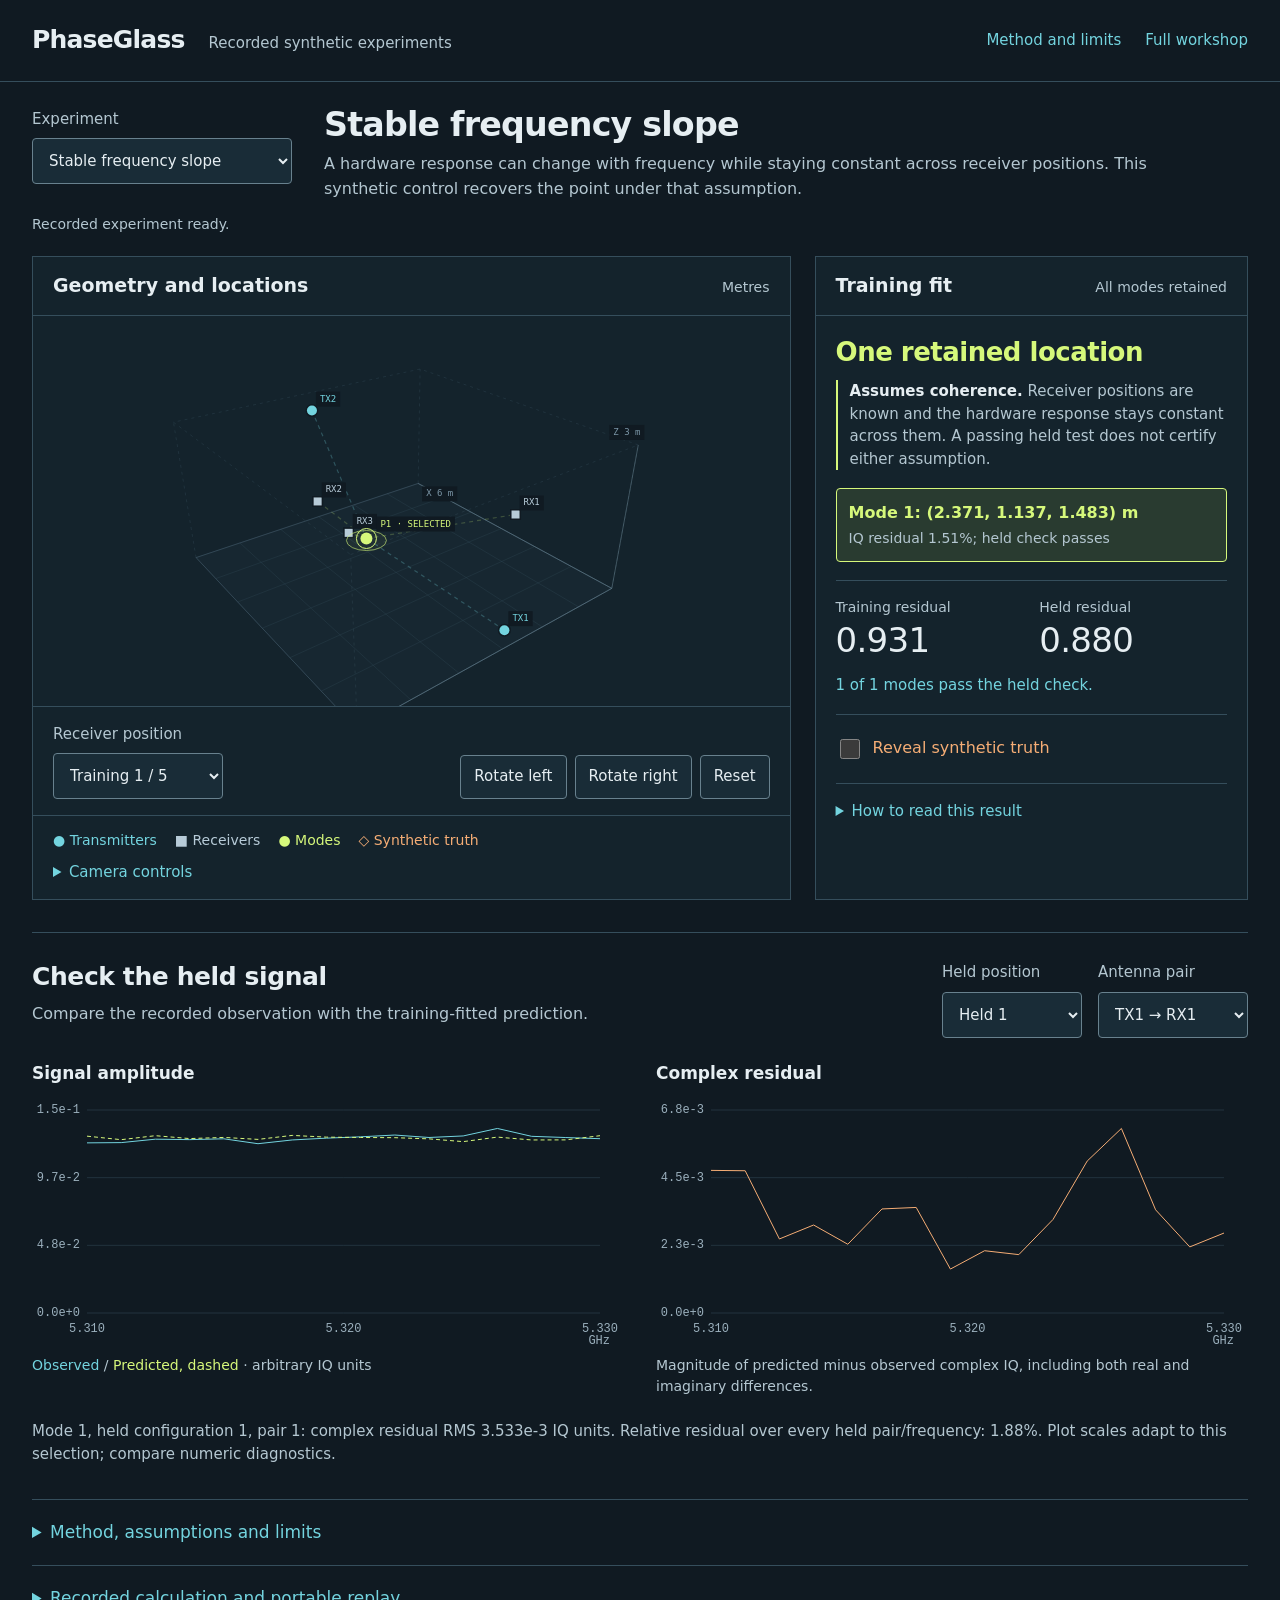
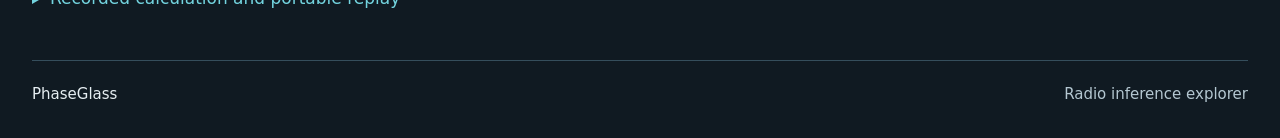
<file: docs/demo/index.html>
<!doctype html>
<html lang="en">
<head>
  <meta charset="utf-8">
  <meta name="viewport" content="width=device-width,initial-scale=1">
  <meta name="description" content="Explore three recorded synthetic radio experiments. Inspect compatible locations, held-position predictions and the assumptions behind them.">
  <title>PhaseGlass · Recorded radio experiments</title>
  <link rel="stylesheet" href="style.css">
</head>
<body>
  <a class="skip" href="#case-select">Skip to experiments</a>
  <header class="app-header">
    <div class="identity"><a class="brand" href="https://github.com/nazeeh111/Caustryn">PhaseGlass</a><span>Recorded synthetic experiments</span></div>
    <nav aria-label="Project"><a href="#method">Method and limits</a><a href="https://github.com/nazeeh111/Caustryn/tree/v0.2.0">Full workshop</a></nav>
  </header>
  <main>
    <section class="case-bar" aria-label="Choose an experiment">
      <label class="case-choice" for="case-select">Experiment<select id="case-select" disabled><option>Loading experiments…</option></select></label>
      <div class="case-context"><h1 id="case-title">Explore the possible locations</h1><p id="case-description">Inspect a saved receiver sweep, its compatible locations and its held-position prediction.</p></div>
    </section>
    <p id="load-status" class="status" role="status" aria-live="polite">Loading saved experiment…</p>

    <section class="workspace" aria-label="Recorded calculation explorer">
      <section class="scene-panel" aria-labelledby="geometry-heading">
        <div class="panel-top"><h2 id="geometry-heading">Geometry and locations</h2><span>Metres</span></div>
        <canvas id="scene" tabindex="0" role="img" aria-label="Interactive three-dimensional antenna and candidate geometry"></canvas>
        <div class="scene-tools"><label for="pose-select">Receiver position<select id="pose-select" disabled></select></label><div class="camera"><button id="turn-left" aria-label="Rotate camera left">Rotate left</button><button id="turn-right" aria-label="Rotate camera right">Rotate right</button><button id="reset-camera">Reset</button></div></div>
        <div class="scene-key"><div class="legend" aria-label="Geometry key"><span class="tx">● Transmitters</span><span class="rx">■ Receivers</span><span class="mode">● Modes</span><span class="truth">◇ Synthetic truth</span></div><details class="camera-help"><summary>Camera controls</summary><p>Drag or use arrow keys to orbit. Use + / − to zoom, or Home to reset. Selecting a receiver position changes the view, not the fit.</p></details></div>
      </section>

      <aside class="evidence-panel" aria-labelledby="result-heading">
        <div class="panel-top"><h2 id="result-heading">Training fit</h2><span>All modes retained</span></div>
        <div class="evidence-body">
          <p id="fit-summary" class="fit-summary"></p>
          <p class="assumption"><strong>Assumes coherence.</strong> Receiver positions are known and the hardware response stays constant across them. A passing held test does not certify either assumption.</p>
          <div id="mode-buttons" class="modes" aria-label="Retained candidate modes"></div>
          <div class="metric-grid"><div><span>Training residual</span><strong id="train-metric">—</strong></div><div><span>Held residual</span><strong id="held-metric">—</strong></div></div>
          <p id="held-summary" class="held-summary"></p>
          <div class="truth-box"><label><input type="checkbox" id="reveal-truth" disabled> Reveal synthetic truth</label><div id="truth-evaluation" aria-live="polite" hidden></div></div>
          <details class="fit-details"><summary>How to read this result</summary><p id="fit-policy"></p><p>Reduced residuals are recorded model diagnostics, not confidence probabilities. Every retained mode remains available.</p><p>Held IQ was not used to refit location or gain, or to choose a mode. The selected mode changes the displayed evidence only.</p></details>
        </div>
      </aside>
    </section>

    <section class="signal-panel" aria-labelledby="signal-heading">
      <div class="signal-heading"><div><h2 id="signal-heading">Check the held signal</h2><p>Compare the recorded observation with the training-fitted prediction.</p></div><div class="signal-controls"><label for="held-select">Held position<select id="held-select" disabled></select></label><label for="pair-select">Antenna pair<select id="pair-select" disabled></select></label></div></div>
      <div class="plots"><div><h3>Signal amplitude</h3><canvas id="amplitude" role="img" aria-label="Recorded observed and predicted signal amplitude"></canvas><p><span class="tx">Observed</span> / <span class="mode">Predicted, dashed</span> · arbitrary IQ units</p></div><div><h3>Complex residual</h3><canvas id="residual" role="img" aria-label="Recorded prediction error magnitude across frequencies"></canvas><p>Magnitude of predicted minus observed complex IQ, including both real and imaginary differences.</p></div></div>
      <p id="signal-summary" class="signal-summary"></p>
    </section>

    <section class="records" aria-label="Method and provenance">
      <details id="method"><summary>Method, assumptions and limits</summary><div class="method-content"><h2>What is recorded</h2><p>These are saved calls to the actual Python <code>evaluate_sweep(training, validation)</code>, using original simulated single-point scattering and exact antenna geometry. The optional generator truth is separate context and was never supplied to inference.</p><h2>What a passing result means</h2><p>Stable hardware response and known receiver positions are trusted inputs. Passing a held-position test does not establish those assumptions. The search is finite: neither exhaustive solution coverage nor global uniqueness is established.</p><h2>What this viewer can do</h2><p>Camera, receiver position, retained mode and signal selection change the view of frozen data. This page does not fit new inputs. Use the full local workshop for editing and recomputation.</p><h2>What remains untested</h2><p>No hardware sensing, device precision or room reconstruction is established by these simulations. Small distances from synthetic truth are not measured device accuracy.</p><p>Original MIT application and visualization. No external code, accounts, telemetry or browser inference API. <a href="https://github.com/nazeeh111/Caustryn/releases/tag/v0.2.0">Release 0.2.0 and source</a>.</p></div></details>
      <details><summary>Recorded calculation and portable replay</summary><p>Inspect the exact saved output and input identity, or download the portable replay to recompute with its source and locked dependencies.</p><div class="record-actions"><a id="raw-download">Open recorded JSON</a><a id="replay-download" class="download" aria-disabled="true">Download portable replay</a></div><div id="identities"></div><pre id="record"></pre></details>
    </section>
    <footer>PhaseGlass <span>Radio inference explorer</span></footer>
  </main>
  <script type="module" src="app.js"></script>
</body>
</html>
</file>
<file: docs/demo/style.css>
/* PhaseGlass recorded instrument redesign; real geometry and diagnostics lead. */
/* Critique: consolidate repeated labels; keep assumptions next to the result. */
:root {
  color-scheme: dark;
  --bg: #101a22;
  --panel: #14232c;
  --control: #192c37;
  --selected: #293b30;
  --line: #354e5c;
  --line-strong: #68818e;
  --text: #e6eef2;
  --secondary: #b4c7d1;
  --cyan: #73d4df;
  --lime: #d6f87b;
  --orange: #f5ad75;
  --receiver: #b7cbd8;
  --code: #0d161e;
  --body: system-ui, -apple-system, BlinkMacSystemFont, "Segoe UI", sans-serif;
  --mono: ui-monospace, SFMono-Regular, Consolas, monospace;
}
* { box-sizing: border-box; }
html, body { overflow-x: clip; }
body { margin: 0; background: var(--bg); color: var(--text); font: 16px/1.55 var(--body); }
button, select, input { font: inherit; }
button, select, a, summary { -webkit-tap-highlight-color: transparent; }
a { color: var(--cyan); text-underline-offset: 4px; }
a:hover { color: var(--text); }
:focus-visible { outline: 3px solid var(--cyan); outline-offset: 4px; }
.skip { position: fixed; top: -100px; left: 16px; z-index: 10; padding: 12px 18px; background: var(--lime); color: var(--bg); font-weight: 650; }
.skip:focus { top: 12px; }
.app-header, main { width: 100%; max-width: 1440px; margin-inline: auto; }
.app-header { min-height: 82px; padding: 20px 32px; display: flex; align-items: center; justify-content: space-between; gap: 24px; border-bottom: 1px solid var(--line); }
.identity { display: flex; align-items: baseline; gap: 24px; min-width: 0; }
.brand { color: var(--text); font-size: 25px; line-height: 1.2; font-weight: 750; letter-spacing: -.8px; text-decoration: none; }
.identity span { color: var(--secondary); font-size: 15px; }
nav { display: flex; align-items: center; flex-wrap: wrap; gap: 24px; }
nav a { font-size: 15px; text-decoration: none; }
main { padding: 24px 32px 32px; }
h1, h2, h3 { min-width: 0; overflow-wrap: break-word; }
h1 { margin: 0 0 8px; font-size: clamp(25px, 2.6vw, 34px); font-weight: 650; letter-spacing: -.8px; line-height: 1.15; }
h2 { font-size: 19px; line-height: 1.3; font-weight: 630; margin: 0; }
h3 { font-size: 17px; line-height: 1.35; font-weight: 550; margin: 0 0 10px; }
p { margin: 0 0 16px; }
.case-bar { display: grid; grid-template-columns: minmax(220px, 260px) minmax(0, 1fr); align-items: center; gap: 32px; }
label { display: block; font-size: 15px; color: var(--secondary); }
select { display: block; width: 100%; max-width: 100%; min-height: 46px; padding: 10px 34px 10px 12px; margin-top: 7px; border: 1px solid var(--line-strong); border-radius: 4px; background: var(--control); color: var(--text); cursor: pointer; }
select:hover:not(:disabled) { border-color: var(--cyan); }
.case-choice { align-self: start; padding-top: 2px; }
.case-context p { margin: 0; max-width: 900px; font-size: 16px; color: var(--secondary); }
.status { min-height: 22px; margin: 12px 0 20px; font-size: 14px; color: var(--secondary); }
.workspace { display: grid; grid-template-columns: minmax(0, 1.75fr) minmax(340px, 1fr); align-items: stretch; gap: 24px; }
.scene-panel, .evidence-panel { min-width: 0; border: 1px solid var(--line); background: var(--panel); }
.scene-panel { display: flex; flex-direction: column; }
.panel-top { min-height: 58px; padding: 16px 20px; border-bottom: 1px solid var(--line); display: flex; align-items: baseline; justify-content: space-between; gap: 16px; }
.panel-top span { color: var(--secondary); font-size: 14px; }
#scene { display: block; width: 100%; height: 390px; flex: 1 0 390px; min-height: 0; touch-action: none; }
.scene-tools { display: flex; align-items: flex-end; justify-content: space-between; gap: 16px; padding: 16px 20px; border-top: 1px solid var(--line); }
.scene-tools label { min-width: 170px; }
.camera { display: flex; flex-wrap: wrap; gap: 8px; }
button { min-height: 44px; padding: 9px 13px; border: 1px solid var(--line-strong); border-radius: 4px; background: var(--control); color: var(--text); font-size: 15px; cursor: pointer; }
button:hover:not(:disabled) { border-color: var(--cyan); }
button:active:not(:disabled) { background: var(--bg); }
.scene-key { border-top: 1px solid var(--line); padding: 14px 20px; }
.legend { display: flex; flex-wrap: wrap; gap: 10px 18px; font-size: 14px; }
.tx { color: var(--cyan); }
.rx { color: var(--receiver); }
.mode { color: var(--lime); }
.truth { color: var(--orange); }
.camera-help { margin-top: 10px; }
.camera-help p { margin: 12px 0 0; color: var(--secondary); font-size: 15px; }
.evidence-body { padding: 20px; }
.fit-summary { color: var(--lime); font-size: 26px; line-height: 1.25; letter-spacing: -.5px; font-weight: 550; margin: 0 0 12px; }
.assumption { margin: 0 0 18px; padding-left: 12px; border-left: 2px solid var(--lime); color: var(--secondary); font-size: 15px; line-height: 1.5; }
.assumption strong { color: var(--text); font-weight: 550; }
.modes { display: grid; gap: 10px; margin: 0 0 18px; }
.modes button { width: 100%; text-align: left; padding: 12px; white-space: normal; line-height: 1.45; }
.modes button[aria-pressed="true"] { background: var(--selected); border-color: var(--lime); }
.modes strong { display: block; color: var(--lime); font-size: 16px; font-weight: 600; overflow-wrap: anywhere; }
.modes small { display: block; color: var(--secondary); font-size: 14px; margin-top: 4px; }
.metric-grid { display: grid; grid-template-columns: minmax(0, 1fr) minmax(0, 1fr); gap: 16px; padding: 16px 0 12px; border-top: 1px solid var(--line); }
.metric-grid span { display: block; color: var(--secondary); font-size: 14px; }
.metric-grid strong { display: block; font-size: 34px; font-weight: 500; line-height: 1.3; letter-spacing: -.7px; font-variant-numeric: tabular-nums; }
.held-summary { color: var(--cyan); font-size: 15px; margin: 0 0 16px; }
.truth-box { border-top: 1px solid var(--line); border-bottom: 1px solid var(--line); padding: 12px 0; }
.truth-box label { display: flex; align-items: center; gap: 10px; min-height: 44px; color: var(--orange); font-size: 16px; cursor: pointer; }
.truth-box input { width: 20px; height: 20px; flex: 0 0 auto; accent-color: var(--orange); }
#truth-evaluation { color: var(--orange); margin: 12px 0 8px; font-size: 16px; }
#truth-evaluation strong { display: block; font-size: 26px; line-height: 1.3; font-weight: 550; margin-bottom: 12px; font-variant-numeric: tabular-nums; }
#truth-evaluation p { color: var(--text); margin: 0; }
.fit-details { padding-top: 16px; }
summary { color: var(--cyan); cursor: pointer; font-size: 15px; line-height: 1.5; min-height: 24px; }
summary:hover { color: var(--text); }
.fit-details p { margin: 14px 0 0; color: var(--secondary); font-size: 15px; }
.signal-panel { margin-top: 32px; border-top: 1px solid var(--line); padding-top: 28px; }
.signal-heading { display: flex; justify-content: space-between; align-items: flex-start; gap: 24px; margin-bottom: 24px; }
.signal-heading h2 { font-size: 25px; letter-spacing: -.4px; margin: 0 0 8px; }
.signal-heading p { color: var(--secondary); margin: 0; max-width: 660px; }
.signal-controls { display: flex; gap: 16px; flex-shrink: 0; }
.signal-controls label { min-width: 140px; }
.plots { display: grid; grid-template-columns: minmax(0, 1fr) minmax(0, 1fr); gap: 32px; }
.plots > div { min-width: 0; }
.plots canvas { width: 100%; height: 250px; display: block; }
.plots p { color: var(--secondary); font-size: 14px; margin: 10px 0 0; }
.signal-summary { color: var(--secondary); font-size: 15px; margin: 22px 0 0; }
.records { margin-top: 32px; }
.records > details { padding: 20px 0; border-top: 1px solid var(--line); scroll-margin-top: 20px; }
.records > details > summary { font-size: 17px; }
.records p { max-width: 960px; margin: 18px 0 0; color: var(--secondary); font-size: 16px; }
.method-content { max-width: 960px; padding: 4px 0 8px; }
.method-content h2 { margin-top: 26px; font-size: 19px; }
.method-content p { margin-top: 10px; }
.record-actions { display: flex; align-items: center; flex-wrap: wrap; gap: 24px; margin: 20px 0; }
.download { display: inline-block; border: 1px solid var(--line-strong); border-radius: 4px; padding: 10px 14px; min-height: 44px; text-decoration: none; }
.download[aria-disabled="true"] { opacity: .5; pointer-events: none; }
#identities { font: 14px/1.7 var(--mono); overflow-wrap: anywhere; white-space: pre-line; color: var(--secondary); margin: 16px 0; }
code, pre { font-family: var(--mono); }
pre { max-height: 480px; overflow: auto; font-size: 14px; line-height: 1.6; white-space: pre-wrap; overflow-wrap: anywhere; padding: 20px; background: var(--code); }
footer { display: flex; justify-content: space-between; gap: 24px; padding-top: 22px; margin-top: 28px; border-top: 1px solid var(--line); color: var(--text); font-size: 15px; }
footer span { color: var(--secondary); }
button:disabled, select:disabled { opacity: .55; cursor: default; }
@media (max-width: 1120px) {
  .identity { gap: 16px; }
  .workspace { grid-template-columns: minmax(0, 1.5fr) minmax(330px, 1fr); }
  .scene-tools { flex-wrap: wrap; }
  .signal-heading { flex-wrap: wrap; }
}
@media (max-width: 850px) {
  .app-header { padding: 20px 24px; }
  .identity { align-items: flex-start; flex-direction: column; gap: 5px; }
  nav { gap: 16px; }
  main { padding: 24px; }
  .case-bar { grid-template-columns: minmax(0, 1fr); gap: 20px; }
  .case-choice { max-width: 360px; }
  .workspace { grid-template-columns: minmax(0, 1fr); gap: 20px; }
  .case-context h1 { font-size: 30px; }
  #scene { flex-basis: 380px; height: 380px; }
  .evidence-body { padding: 20px; }
  .plots { grid-template-columns: minmax(0, 1fr); gap: 28px; }
}
@media (max-width: 520px) {
  .app-header { padding: 18px; flex-direction: column; align-items: flex-start; gap: 16px; }
  .identity { gap: 6px; }
  .identity span { font-size: 14px; }
  nav { gap: 24px; }
  main { padding: 22px 18px 28px; }
  .case-choice { max-width: none; }
  .case-context h1 { font-size: 28px; }
  .status { margin-bottom: 16px; }
  .panel-top { align-items: flex-start; flex-wrap: wrap; gap: 6px; padding: 15px 16px; }
  .panel-top h2 { font-size: 18px; }
  #scene { flex-basis: 310px; height: 310px; }
  .scene-tools, .scene-key { padding: 16px; }
  .scene-tools label { width: 100%; }
  .camera { width: 100%; }
  .camera button { flex: 1 1 auto; padding-inline: 10px; }
  .legend { gap: 8px 14px; }
  .evidence-body { padding: 18px 16px; }
  .fit-summary { font-size: 25px; }
  .metric-grid strong { font-size: 32px; }
  .signal-panel { margin-top: 28px; padding-top: 24px; }
  .signal-controls { display: grid; grid-template-columns: minmax(0, 1fr) minmax(0, 1fr); width: 100%; gap: 12px; }
  .signal-controls label { min-width: 0; }
  .plots canvas { height: 230px; }
  .record-actions { align-items: flex-start; flex-direction: column; gap: 16px; }
  footer { flex-direction: column; gap: 4px; }
}
@media (prefers-reduced-motion: reduce) { * { scroll-behavior: auto; } }
</file>
